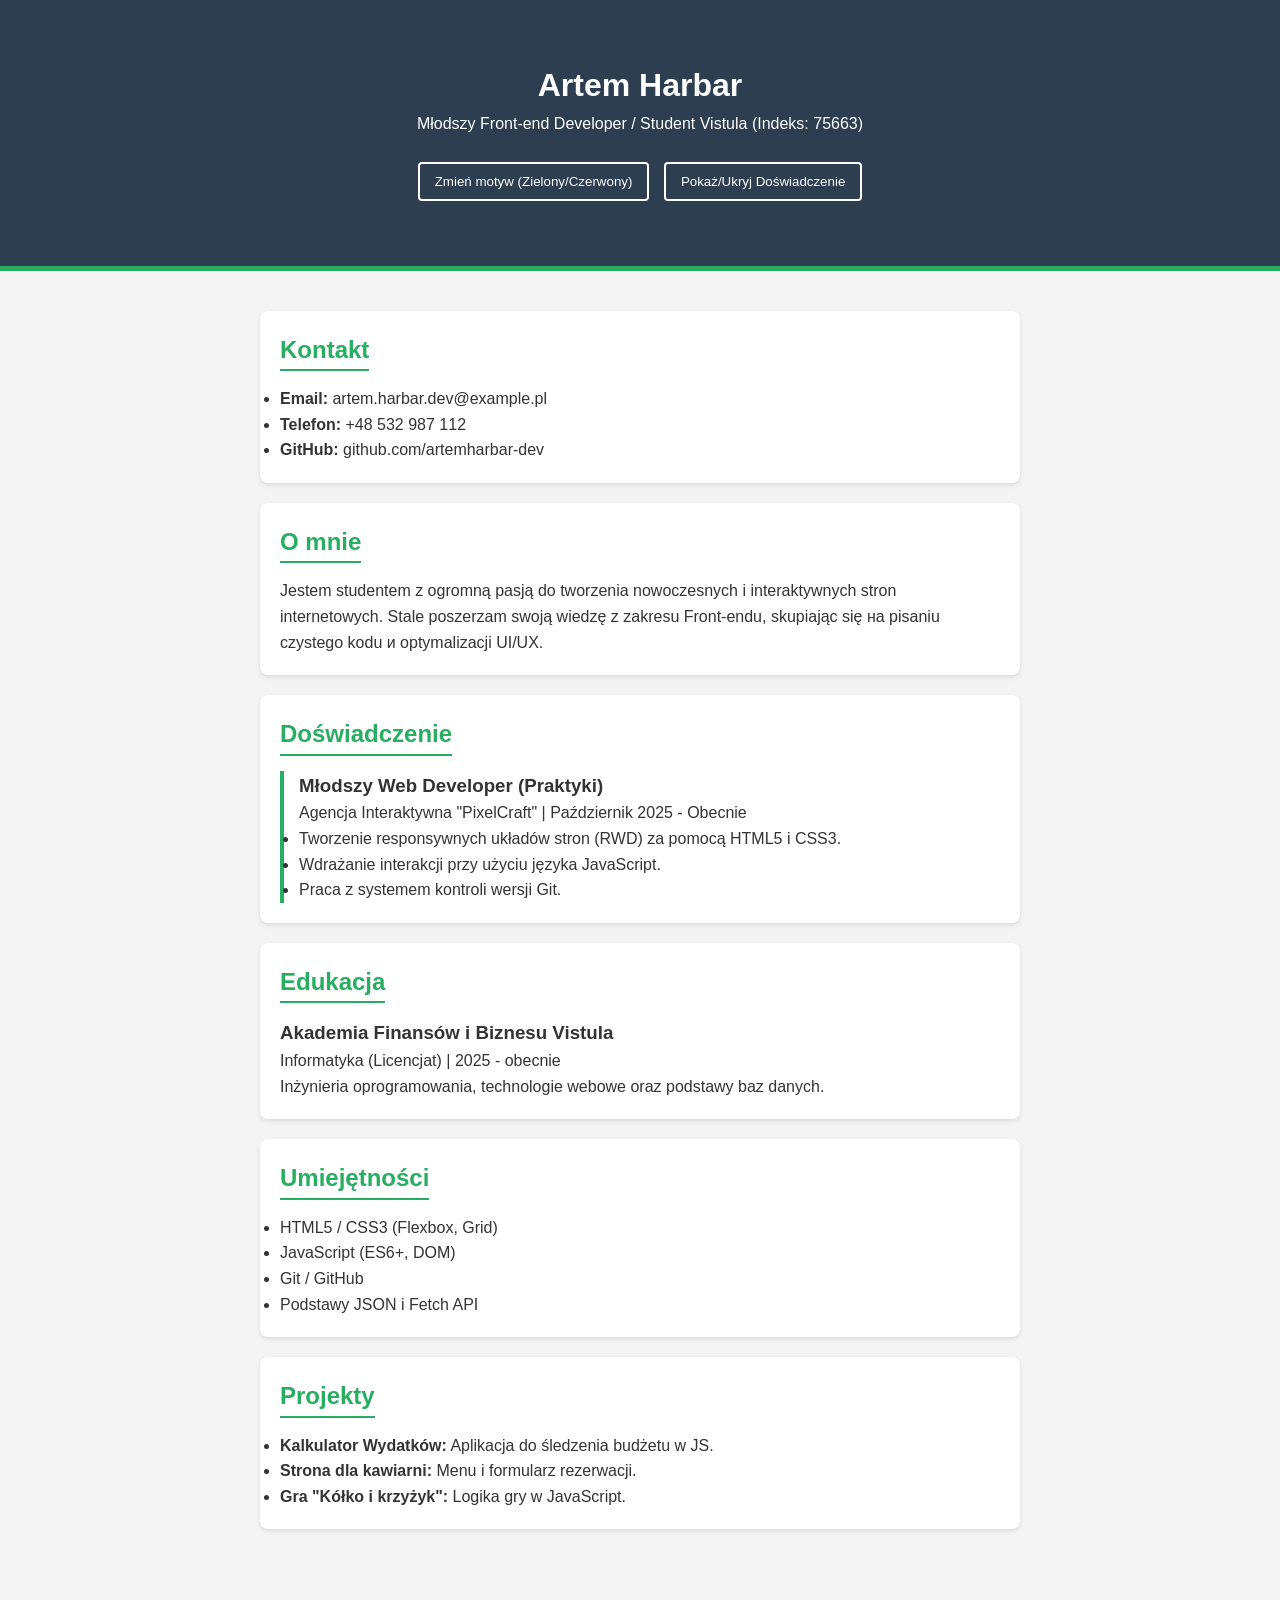
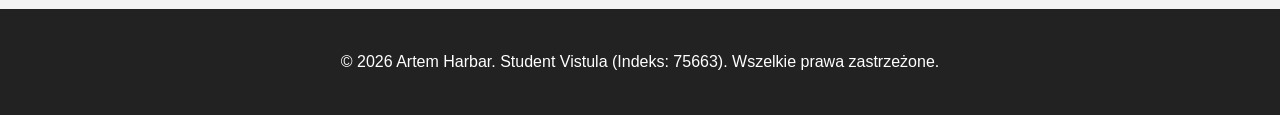
<file: index.html>
<!DOCTYPE html>
<html lang="pl">
<head>
    <meta charset="UTF-8">
    <meta name="viewport" content="width=device-width, initial-scale=1.0">
    <title>Moje CV - Artem Harbar (75663)</title>
    <link rel="stylesheet" href="style.css">
</head>
<body class="theme-green">

    <header>
        <div class="container">
            <h1>Artem Harbar</h1>
            <p class="subtitle">Młodszy Front-end Developer / Student Vistula (Indeks: 75663)</p>
            
            <div class="controls">
                <button id="theme-toggle">Zmień motyw (Zielony/Czerwony)</button>
                <button id="experience-toggle">Pokaż/Ukryj Doświadczenie</button>
            </div>
        </div>
    </header>

    <main class="container">
        <section id="contact">
            <h2>Kontakt</h2>
            <ul>
                <li><strong>Email:</strong> artem.harbar.dev@example.pl</li>
                <li><strong>Telefon:</strong> +48 532 987 112</li>
                <li><strong>GitHub:</strong> github.com/artemharbar-dev</li>
            </ul>
        </section>

        <section id="about">
            <h2>O mnie</h2>
            <p>Jestem studentem z ogromną pasją do tworzenia nowoczesnych i interaktywnych stron internetowych. Stale poszerzam swoją wiedzę z zakresu Front-endu, skupiając się на pisaniu czystego kodu и optymalizacji UI/UX.</p>
        </section>

        <section id="experience">
            <h2>Doświadczenie</h2>
            <div class="job">
                <h3>Młodszy Web Developer (Praktyki)</h3>
                <p class="meta">Agencja Interaktywna "PixelCraft" | Październik 2025 - Obecnie</p>
                <ul>
                    <li>Tworzenie responsywnych układów stron (RWD) za pomocą HTML5 i CSS3.</li>
                    <li>Wdrażanie interakcji przy użyciu języka JavaScript.</li>
                    <li>Praca z systemem kontroli wersji Git.</li>
                </ul>
            </div>
        </section>

        <section id="education">
            <h2>Edukacja</h2>
            <div class="school">
                <h3>Akademia Finansów i Biznesu Vistula</h3>
                <p class="meta">Informatyka (Licencjat) | 2025 - obecnie</p>
                <p>Inżynieria oprogramowania, technologie webowe oraz podstawy baz danych.</p>
            </div>
        </section>

        <section id="skills">
            <h2>Umiejętności</h2>
            <ul>
                <li>HTML5 / CSS3 (Flexbox, Grid)</li>
                <li>JavaScript (ES6+, DOM)</li>
                <li>Git / GitHub</li>
                <li>Podstawy JSON i Fetch API</li>
            </ul>
        </section>
        
        <section id="projects">
            <h2>Projekty</h2>
            <ul>
                <li><strong>Kalkulator Wydatków:</strong> Aplikacja do śledzenia budżetu w JS.</li>
                <li><strong>Strona dla kawiarni:</strong> Menu i formularz rezerwacji.</li>
                <li><strong>Gra "Kółko i krzyżyk":</strong> Logika gry w JavaScript.</li>
            </ul>
        </section>
    </main>

    <footer>
        <div class="container">
            <p>&copy; 2026 Artem Harbar. Student Vistula (Indeks: 75663). Wszelkie prawa zastrzeżone.</p>
        </div>
    </footer>

    <script src="script.js"></script>
</body>
</html>
</file>
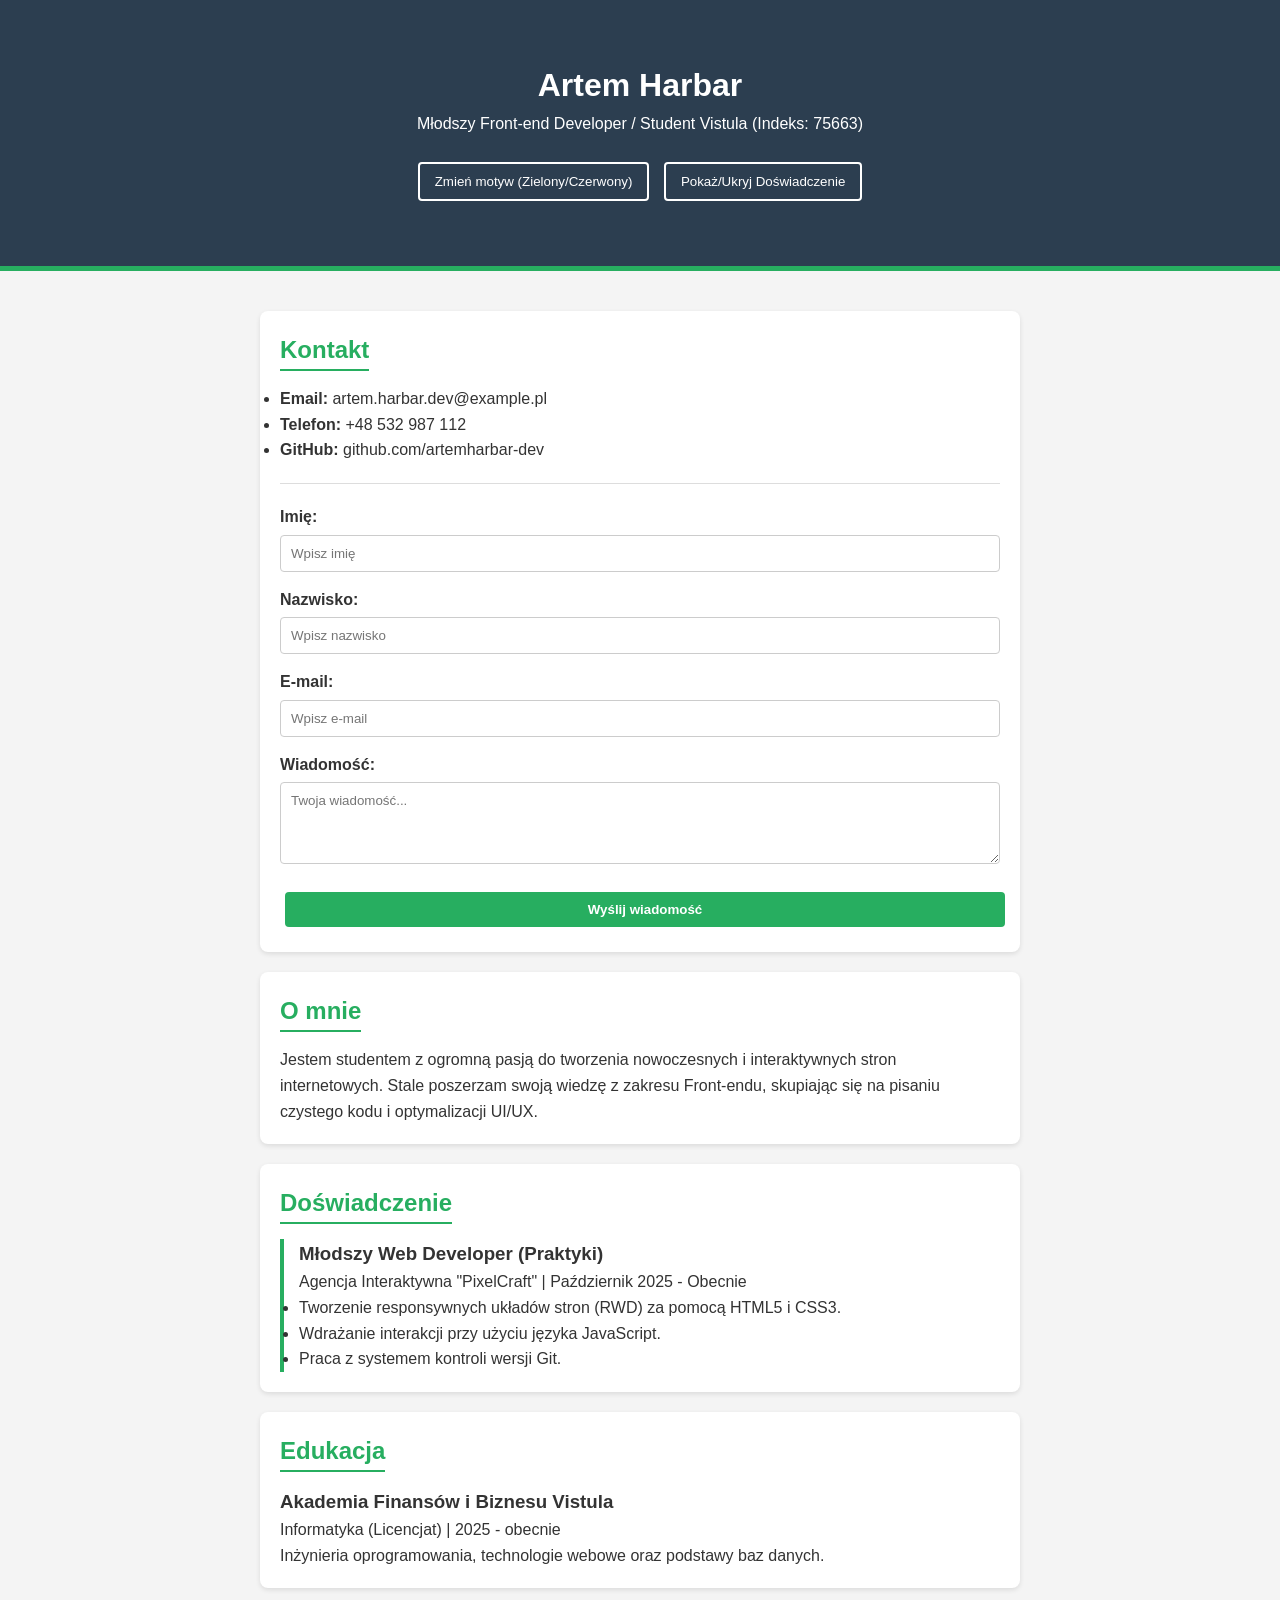
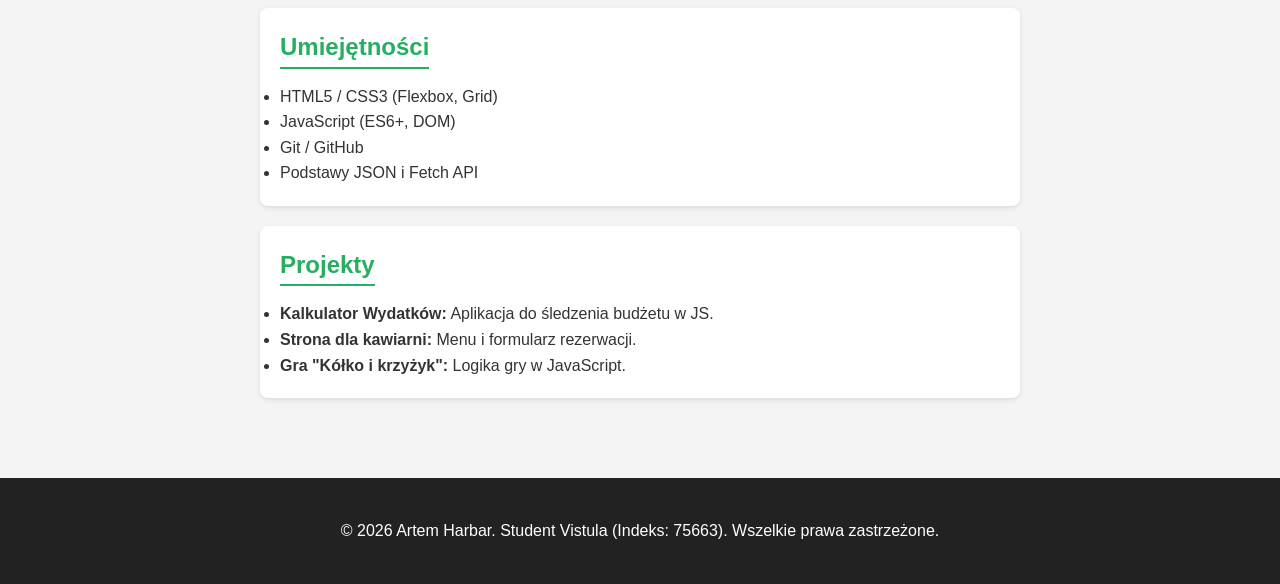
<file: zad5/index.html>
<!DOCTYPE html>
<html lang="pl">
<head>
    <meta charset="UTF-8">
    <meta name="viewport" content="width=device-width, initial-scale=1.0">
    <title>Moje CV - Artem Harbar (75663)</title>
    <link rel="stylesheet" href="style.css">
</head>
<body class="theme-green">

    <header>
        <div class="container">
            <h1>Artem Harbar</h1>
            <p class="subtitle">Młodszy Front-end Developer / Student Vistula (Indeks: 75663)</p>
            <div class="controls">
                <button id="theme-toggle">Zmień motyw (Zielony/Czerwony)</button>
                <button id="experience-toggle">Pokaż/Ukryj Doświadczenie</button>
            </div>
        </div>
    </header>

    <main class="container">
        <section id="contact">
            <h2>Kontakt</h2>
            <ul>
                <li><strong>Email:</strong> artem.harbar.dev@example.pl</li>
                <li><strong>Telefon:</strong> +48 532 987 112</li>
                <li><strong>GitHub:</strong> github.com/artemharbar-dev</li>
            </ul>
            
            <form id="contact-form" novalidate>
                <div class="form-group">
                    <label for="firstName">Imię:</label>
                    <input type="text" id="firstName" name="firstName" placeholder="Wpisz imię">
                    <span class="error-msg" id="error-firstName"></span>
                </div>
                
                <div class="form-group">
                    <label for="lastName">Nazwisko:</label>
                    <input type="text" id="lastName" name="lastName" placeholder="Wpisz nazwisko">
                    <span class="error-msg" id="error-lastName"></span>
                </div>
                
                <div class="form-group">
                    <label for="email">E-mail:</label>
                    <input type="email" id="email" name="email" placeholder="Wpisz e-mail">
                    <span class="error-msg" id="error-email"></span>
                </div>
                
                <div class="form-group">
                    <label for="message">Wiadomość:</label>
                    <textarea id="message" name="message" rows="4" placeholder="Twoja wiadomość..."></textarea>
                    <span class="error-msg" id="error-message"></span>
                </div>
                
                <button type="submit" id="submit-btn">Wyślij wiadomość</button>
                <div id="form-success" class="success-msg" style="display: none;">Wiadomość została wysłana poprawnie!</div>
            </form>
        </section>

        <section id="about">
            <h2>O mnie</h2>
            <p>Jestem studentem z ogromną pasją do tworzenia nowoczesnych i interaktywnych stron internetowych. Stale poszerzam swoją wiedzę z zakresu Front-endu, skupiając się na pisaniu czystego kodu i optymalizacji UI/UX.</p>
        </section>

        <section id="experience">
            <h2>Doświadczenie</h2>
            <div class="job">
                <h3>Młodszy Web Developer (Praktyki)</h3>
                <p class="meta">Agencja Interaktywna "PixelCraft" | Październik 2025 - Obecnie</p>
                <ul>
                    <li>Tworzenie responsywnych układów stron (RWD) za pomocą HTML5 i CSS3.</li>
                    <li>Wdrażanie interakcji przy użyciu języka JavaScript.</li>
                    <li>Praca z systemem kontroli wersji Git.</li>
                </ul>
            </div>
        </section>

        <section id="education">
            <h2>Edukacja</h2>
            <div class="school">
                <h3>Akademia Finansów i Biznesu Vistula</h3>
                <p class="meta">Informatyka (Licencjat) | 2025 - obecnie</p>
                <p>Inżynieria oprogramowania, technologie webowe oraz podstawy baz danych.</p>
            </div>
        </section>

        <section id="skills">
            <h2>Umiejętności</h2>
            <ul>
                <li>HTML5 / CSS3 (Flexbox, Grid)</li>
                <li>JavaScript (ES6+, DOM)</li>
                <li>Git / GitHub</li>
                <li>Podstawy JSON i Fetch API</li>
            </ul>
        </section>
        
        <section id="projects">
            <h2>Projekty</h2>
            <ul>
                <li><strong>Kalkulator Wydatków:</strong> Aplikacja do śledzenia budżetu w JS.</li>
                <li><strong>Strona dla kawiarni:</strong> Menu i formularz rezerwacji.</li>
                <li><strong>Gra "Kółko i krzyżyk":</strong> Logika gry w JavaScript.</li>
            </ul>
        </section>
    </main>

    <footer>
        <div class="container">
            <p>&copy; 2026 Artem Harbar. Student Vistula (Indeks: 75663). Wszelkie prawa zastrzeżone.</p>
        </div>
    </footer>

    <script src="script.js"></script>
</body>
</html>
</file>
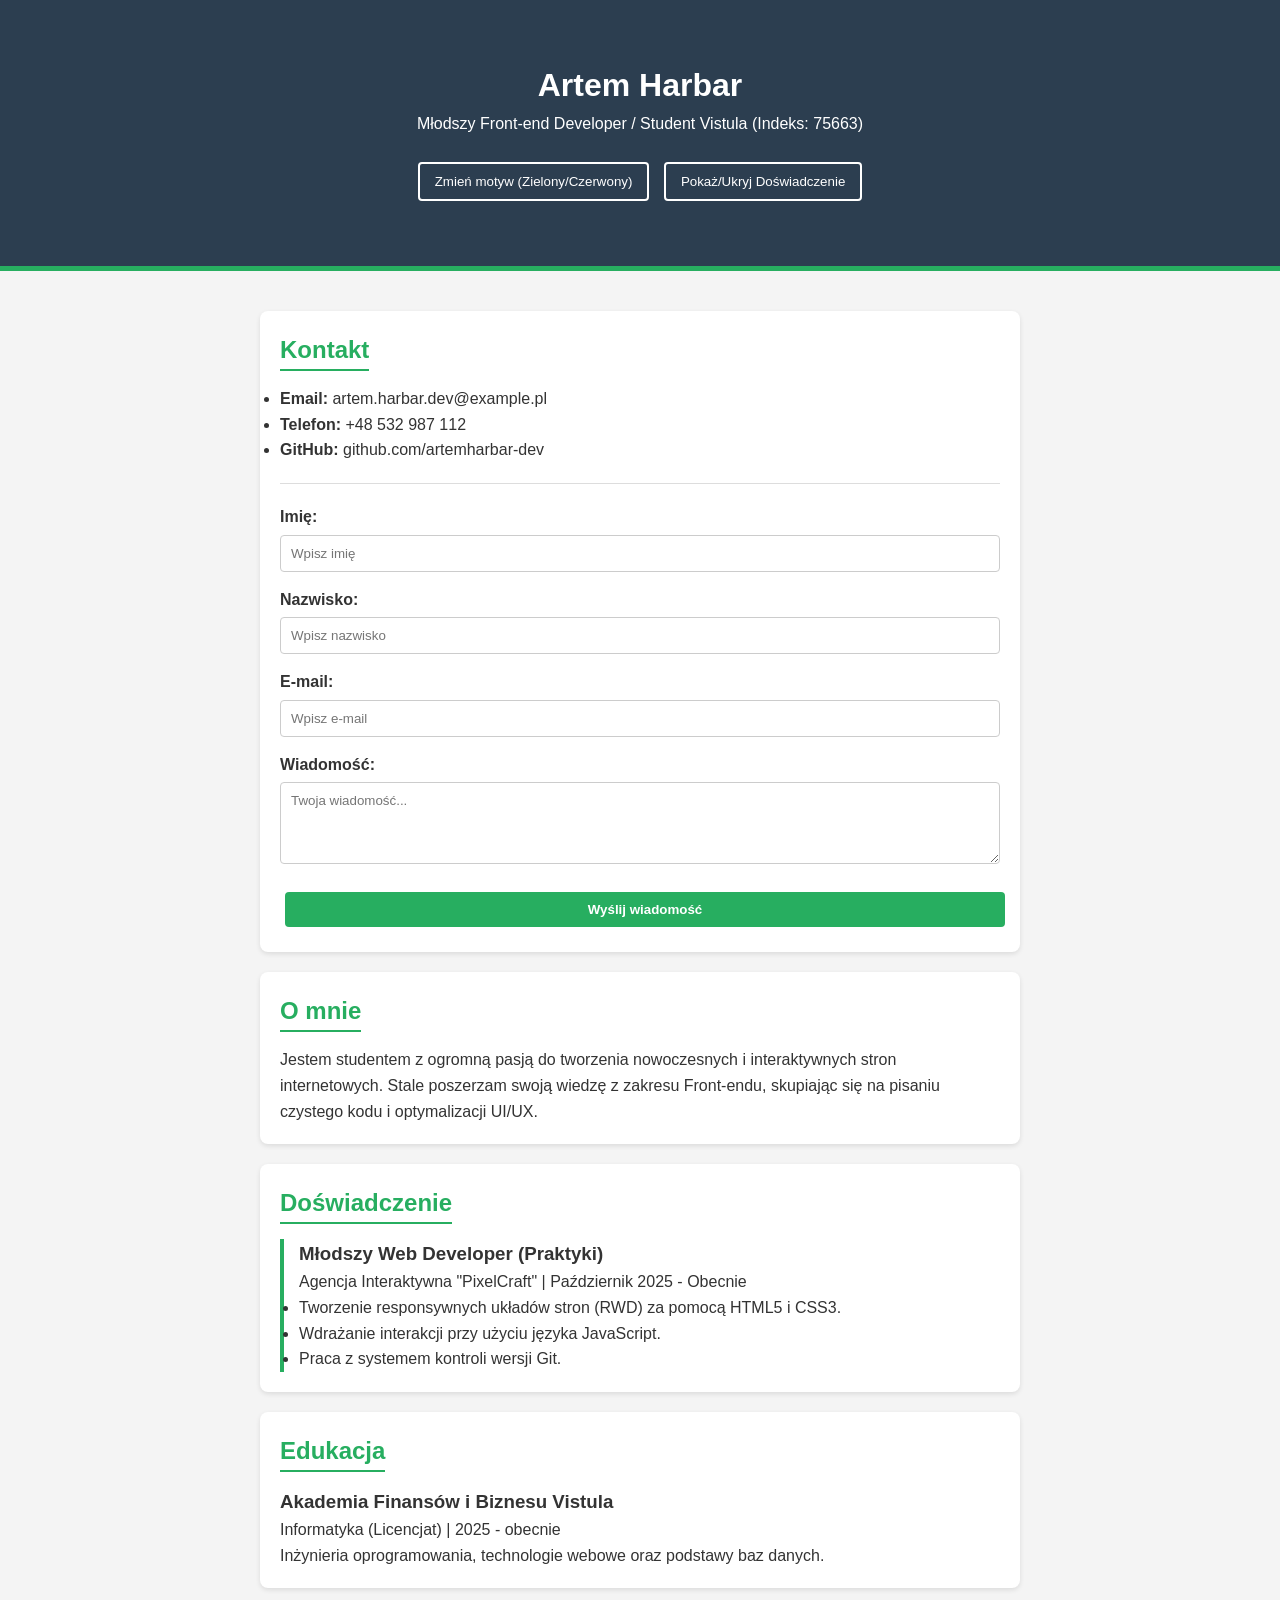
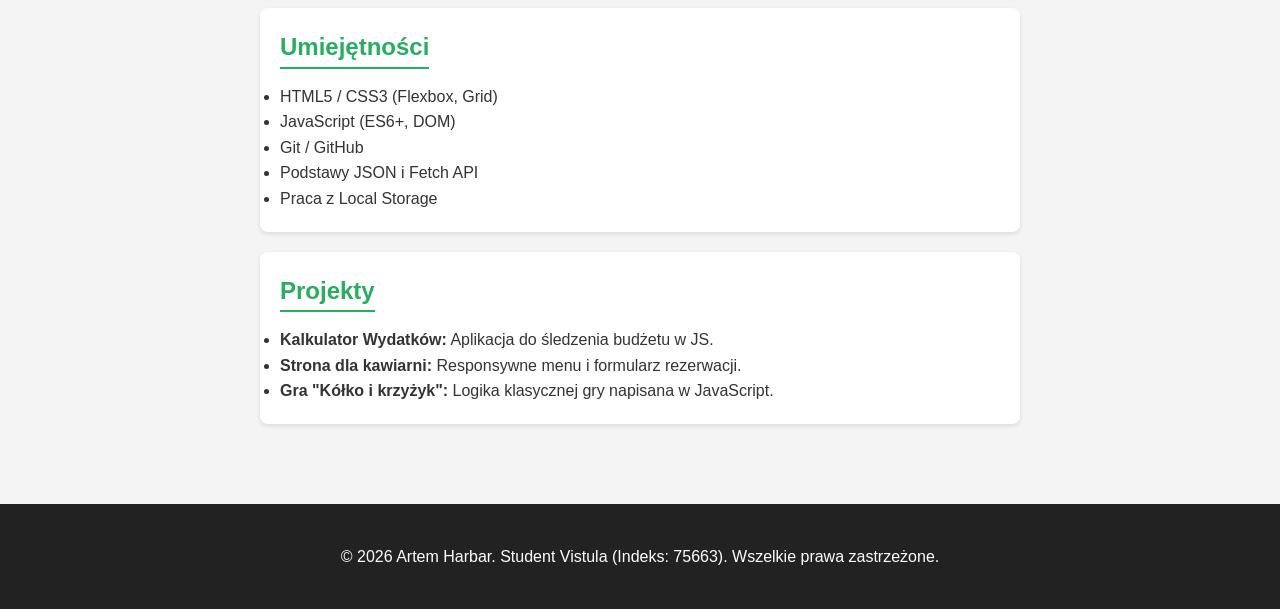
<file: zad6/index.html>
<!DOCTYPE html>
<html lang="pl">
<head>
    <meta charset="UTF-8">
    <meta name="viewport" content="width=device-width, initial-scale=1.0">
    <title>Moje CV - Artem Harbar (75663)</title>
    <link rel="stylesheet" href="style.css">
</head>
<body class="theme-green">

    <header>
        <div class="container">
            <h1>Artem Harbar</h1>
            <p class="subtitle">Młodszy Front-end Developer / Student Vistula (Indeks: 75663)</p>
            <div class="controls">
                <button id="theme-toggle">Zmień motyw (Zielony/Czerwony)</button>
                <button id="experience-toggle">Pokaż/Ukryj Doświadczenie</button>
            </div>
        </div>
    </header>

    <main class="container">
        <section id="contact">
            <h2>Kontakt</h2>
            <ul>
                <li><strong>Email:</strong> artem.harbar.dev@example.pl</li>
                <li><strong>Telefon:</strong> +48 532 987 112</li>
                <li><strong>GitHub:</strong> github.com/artemharbar-dev</li>
            </ul>
            <form id="contact-form" novalidate>
                <div class="form-group">
                    <label for="firstName">Imię:</label>
                    <input type="text" id="firstName" name="firstName" placeholder="Wpisz imię">
                    <span class="error-msg" id="error-firstName"></span>
                </div>
                <div class="form-group">
                    <label for="lastName">Nazwisko:</label>
                    <input type="text" id="lastName" name="lastName" placeholder="Wpisz nazwisko">
                    <span class="error-msg" id="error-lastName"></span>
                </div>
                <div class="form-group">
                    <label for="email">E-mail:</label>
                    <input type="email" id="email" name="email" placeholder="Wpisz e-mail">
                    <span class="error-msg" id="error-email"></span>
                </div>
                <div class="form-group">
                    <label for="message">Wiadomość:</label>
                    <textarea id="message" name="message" rows="4" placeholder="Twoja wiadomość..."></textarea>
                    <span class="error-msg" id="error-message"></span>
                </div>
                <button type="submit" id="submit-btn">Wyślij wiadomość</button>
                <div id="form-success" class="success-msg" style="display: none;">Wiadomość została wysłana poprawnie!</div>
            </form>
        </section>

        <section id="about">
            <h2>O mnie</h2>
            <p>Jestem studentem z ogromną pasją do tworzenia nowoczesnych i interaktywnych stron internetowych. Stale poszerzam swoją wiedzę z zakresu Front-endu, skupiając się na pisaniu czystego kodu i optymalizacji UI/UX.</p>
        </section>

        <section id="experience">
            <h2>Doświadczenie</h2>
            <div class="job">
                <h3>Młodszy Web Developer (Praktyki)</h3>
                <p class="meta">Agencja Interaktywna "PixelCraft" | Październik 2025 - Obecnie</p>
                <ul>
                    <li>Tworzenie responsywnych układów stron (RWD) za pomocą HTML5 i CSS3.</li>
                    <li>Wdrażanie interakcji przy użyciu języka JavaScript.</li>
                    <li>Praca z systemem kontroli wersji Git.</li>
                </ul>
            </div>
        </section>

        <section id="education">
            <h2>Edukacja</h2>
            <div class="school">
                <h3>Akademia Finansów i Biznesu Vistula</h3>
                <p class="meta">Informatyka (Licencjat) | 2025 - obecnie</p>
                <p>Inżynieria oprogramowania, technologie webowe oraz podstawy baz danych.</p>
            </div>
        </section>

        <section id="skills">
            <h2>Umiejętności</h2>
            <ul id="skills-list">
                <li>Ładowanie danych...</li>
            </ul>
        </section>
        
        <section id="projects">
            <h2>Projekty</h2>
            <ul id="projects-list">
                <li>Ładowanie danych...</li>
            </ul>
        </section>
    </main>

    <footer>
        <div class="container">
            <p>&copy; 2026 Artem Harbar. Student Vistula (Indeks: 75663). Wszelkie prawa zastrzeżone.</p>
        </div>
    </footer>

    <script src="script.js"></script>
</body>
</html>
</file>
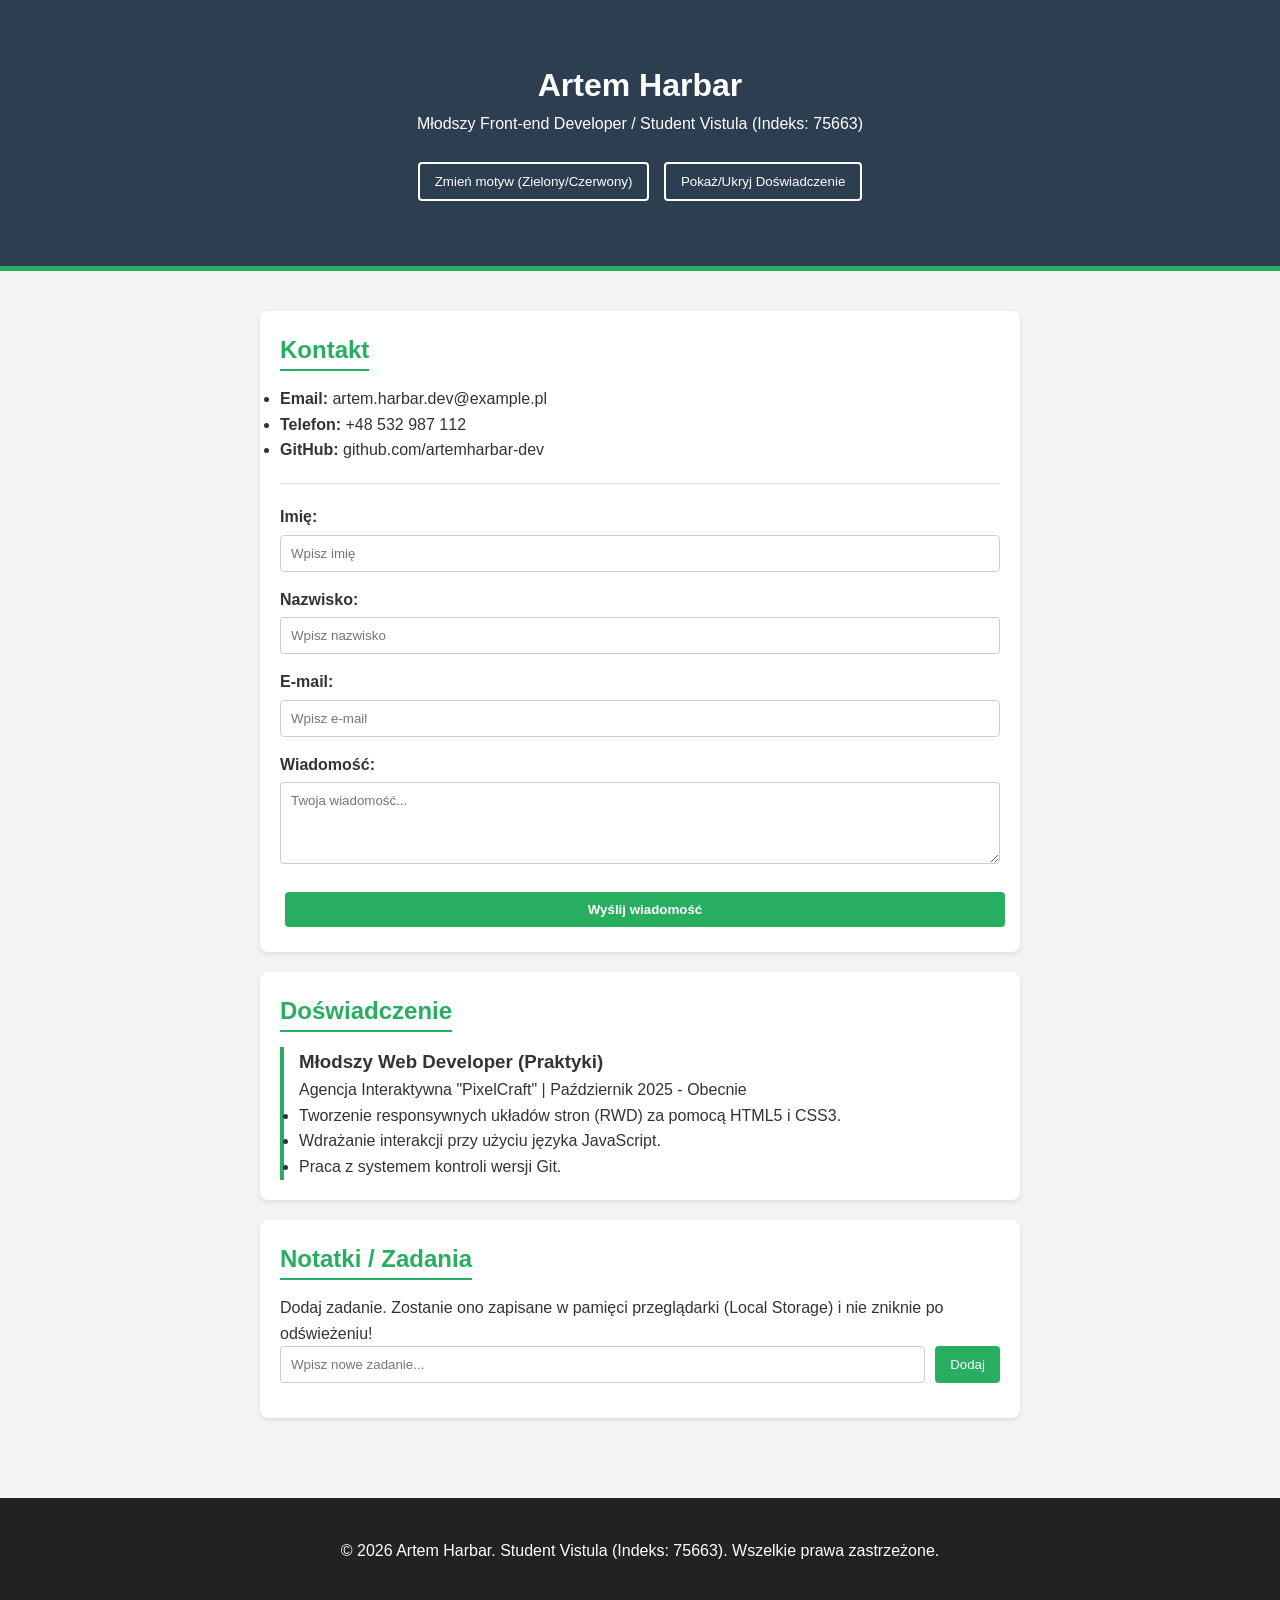
<file: zad7/index.html>
<!DOCTYPE html>
<html lang="pl">
<head>
    <meta charset="UTF-8">
    <meta name="viewport" content="width=device-width, initial-scale=1.0">
    <title>Moje CV - Artem Harbar (75663)</title>
    <link rel="stylesheet" href="style.css">
</head>
<body class="theme-green">

    <header>
        <div class="container">
            <h1>Artem Harbar</h1>
            <p class="subtitle">Młodszy Front-end Developer / Student Vistula (Indeks: 75663)</p>
            <div class="controls">
                <button id="theme-toggle">Zmień motyw (Zielony/Czerwony)</button>
                <button id="experience-toggle">Pokaż/Ukryj Doświadczenie</button>
            </div>
        </div>
    </header>

    <main class="container">
        <section id="contact">
            <h2>Kontakt</h2>
            <ul>
                <li><strong>Email:</strong> artem.harbar.dev@example.pl</li>
                <li><strong>Telefon:</strong> +48 532 987 112</li>
                <li><strong>GitHub:</strong> github.com/artemharbar-dev</li>
            </ul>
            <form id="contact-form" novalidate>
                <div class="form-group">
                    <label for="firstName">Imię:</label>
                    <input type="text" id="firstName" name="firstName" placeholder="Wpisz imię">
                    <span class="error-msg" id="error-firstName"></span>
                </div>
                <div class="form-group">
                    <label for="lastName">Nazwisko:</label>
                    <input type="text" id="lastName" name="lastName" placeholder="Wpisz nazwisko">
                    <span class="error-msg" id="error-lastName"></span>
                </div>
                <div class="form-group">
                    <label for="email">E-mail:</label>
                    <input type="email" id="email" name="email" placeholder="Wpisz e-mail">
                    <span class="error-msg" id="error-email"></span>
                </div>
                <div class="form-group">
                    <label for="message">Wiadomość:</label>
                    <textarea id="message" name="message" rows="4" placeholder="Twoja wiadomość..."></textarea>
                    <span class="error-msg" id="error-message"></span>
                </div>
                <button type="submit" id="submit-btn">Wyślij wiadomość</button>
                <div id="form-success" class="success-msg" style="display: none;">Wiadomość została wysłana poprawnie!</div>
            </form>
        </section>

        <section id="experience">
            <h2>Doświadczenie</h2>
            <div class="job">
                <h3>Młodszy Web Developer (Praktyki)</h3>
                <p class="meta">Agencja Interaktywna "PixelCraft" | Październik 2025 - Obecnie</p>
                <ul>
                    <li>Tworzenie responsywnych układów stron (RWD) za pomocą HTML5 i CSS3.</li>
                    <li>Wdrażanie interakcji przy użyciu języka JavaScript.</li>
                    <li>Praca z systemem kontroli wersji Git.</li>
                </ul>
            </div>
        </section>

        <section id="todo-app">
            <h2>Notatki / Zadania</h2>
            <p>Dodaj zadanie. Zostanie ono zapisane w pamięci przeglądarki (Local Storage) i nie zniknie po odświeżeniu!</p>
            <div class="todo-controls">
                <input type="text" id="todo-input" placeholder="Wpisz nowe zadanie...">
                <button id="add-todo-btn">Dodaj</button>
            </div>
            <ul id="todo-list"></ul>
        </section>

    </main>

    <footer>
        <div class="container">
            <p>&copy; 2026 Artem Harbar. Student Vistula (Indeks: 75663). Wszelkie prawa zastrzeżone.</p>
        </div>
    </footer>

    <script src="script.js"></script>
</body>
</html>
</file>
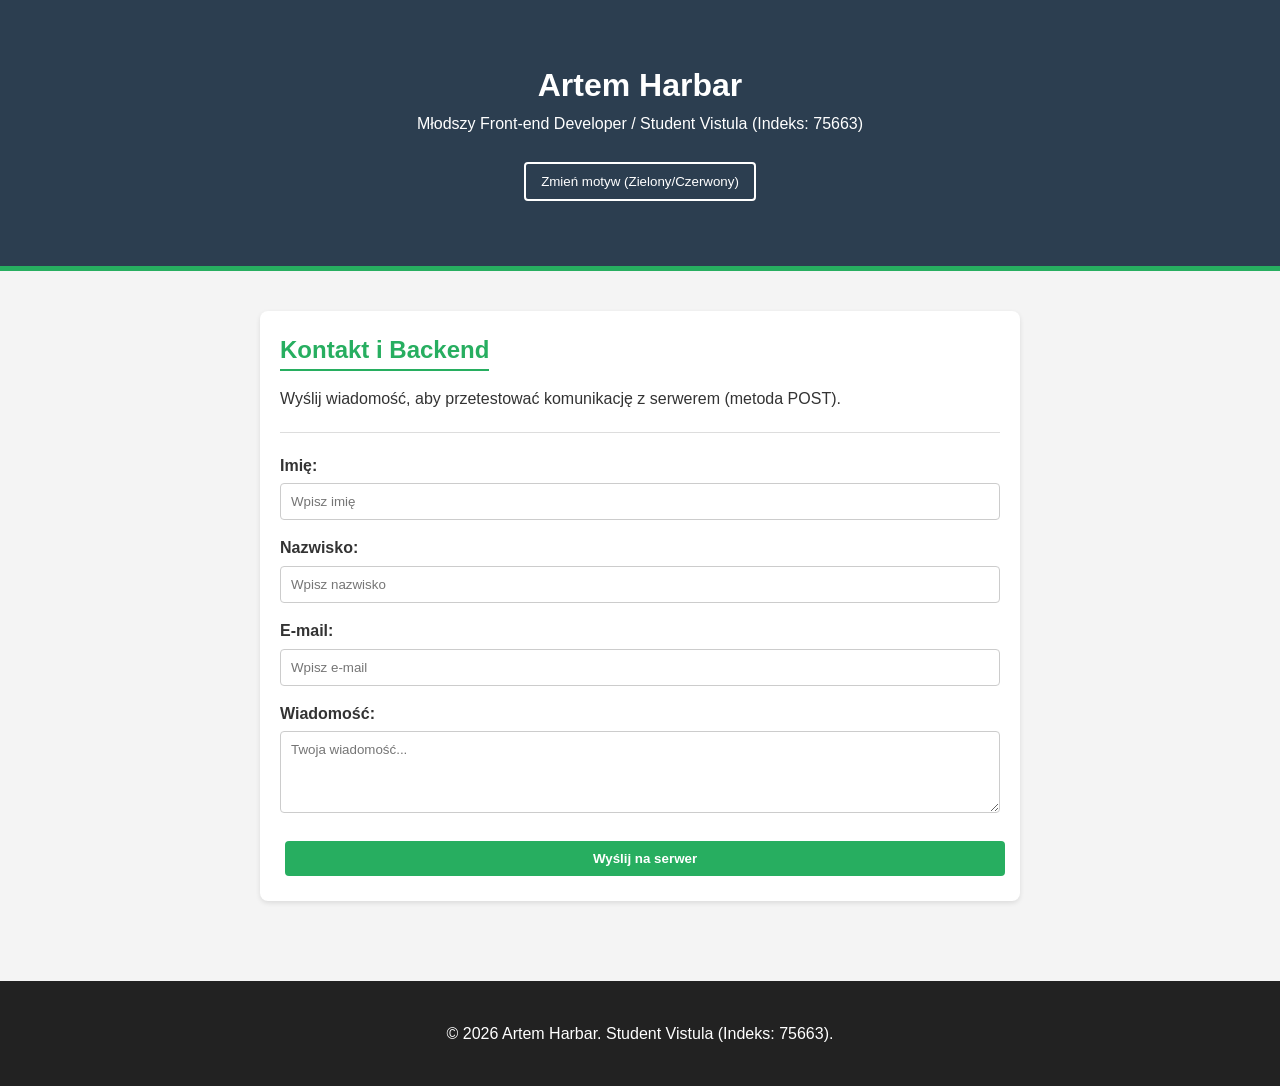
<file: zad8/index.html>
<!DOCTYPE html>
<html lang="pl">
<head>
    <meta charset="UTF-8">
    <meta name="viewport" content="width=device-width, initial-scale=1.0">
    <title>Moje CV - Artem Harbar (75663) - Backend</title>
    <link rel="stylesheet" href="style.css">
</head>
<body class="theme-green">

    <header>
        <div class="container">
            <h1>Artem Harbar</h1>
            <p class="subtitle">Młodszy Front-end Developer / Student Vistula (Indeks: 75663)</p>
            <div class="controls">
                <button id="theme-toggle">Zmień motyw (Zielony/Czerwony)</button>
            </div>
        </div>
    </header>

    <main class="container">
        <section id="contact">
            <h2>Kontakt i Backend</h2>
            <p>Wyślij wiadomość, aby przetestować komunikację z serwerem (metoda POST).</p>
            
            <form id="contact-form" novalidate>
                <div class="form-group">
                    <label for="firstName">Imię:</label>
                    <input type="text" id="firstName" name="firstName" placeholder="Wpisz imię">
                    <span class="error-msg" id="error-firstName"></span>
                </div>
                <div class="form-group">
                    <label for="lastName">Nazwisko:</label>
                    <input type="text" id="lastName" name="lastName" placeholder="Wpisz nazwisko">
                    <span class="error-msg" id="error-lastName"></span>
                </div>
                <div class="form-group">
                    <label for="email">E-mail:</label>
                    <input type="email" id="email" name="email" placeholder="Wpisz e-mail">
                    <span class="error-msg" id="error-email"></span>
                </div>
                <div class="form-group">
                    <label for="message">Wiadomość:</label>
                    <textarea id="message" name="message" rows="4" placeholder="Twoja wiadomość..."></textarea>
                    <span class="error-msg" id="error-message"></span>
                </div>
                
                <button type="submit" id="submit-btn">Wyślij na serwer</button>
                
                <div id="form-loading" style="display: none; margin-top: 10px;">Wysyłanie danych...</div>
                <div id="form-success" class="success-msg" style="display: none;">Sukces! Dane zostały zapisane na serwerze.</div>
                <div id="form-error" class="error-msg" style="display: none; color: red;">Błąd podczas wysyłania danych.</div>
            </form>
        </section>
    </main>

    <footer>
        <div class="container">
            <p>&copy; 2026 Artem Harbar. Student Vistula (Indeks: 75663).</p>
        </div>
    </footer>

    <script src="script.js"></script>
</body>
</html>
</file>
<file: style.css>
/* Indeks: 75663 */
:root {
    --bg-color: #f4f4f4;
    --text-color: #333;
    --section-bg: #fff;
    --accent-green: #27ae60;
    --header-green: #2c3e50;
    --accent-red: #e74c3c;
    --header-red: #96281b;
}

body.theme-green {
    --accent: var(--accent-green);
    --header-bg: var(--header-green);
}

body.theme-red {
    --accent: var(--accent-red);
    --header-bg: var(--header-red);
}

* { box-sizing: border-box; margin: 0; padding: 0; }

body {
    font-family: 'Segoe UI', sans-serif;
    background-color: var(--bg-color);
    color: var(--text-color);
    line-height: 1.6;
}

.container { width: 90%; max-width: 800px; margin: 0 auto; padding: 20px; }

header {
    background-color: var(--header-bg);
    color: white;
    padding: 40px 0;
    text-align: center;
    border-bottom: 5px solid var(--accent);
    transition: 0.3s;
}

.controls { margin-top: 20px; }

button {
    background: transparent;
    border: 2px solid white;
    color: white;
    padding: 10px 15px;
    cursor: pointer;
    border-radius: 4px;
    margin: 5px;
    transition: 0.3s;
}

button:hover { background: white; color: var(--header-bg); }

section {
    background: var(--section-bg);
    margin: 20px 0;
    padding: 20px;
    border-radius: 8px;
    box-shadow: 0 2px 5px rgba(0,0,0,0.1);
}

h2 {
    color: var(--accent);
    border-bottom: 2px solid var(--accent);
    margin-bottom: 15px;
    display: inline-block;
}

.job { border-left: 4px solid var(--accent); padding-left: 15px; }

footer { background: #222; color: white; text-align: center; padding: 20px 0; margin-top: 40px; }
</file>
<file: zad5/style.css>
/* Indeks: 75663 */
:root {
    --bg-color: #f4f4f4;
    --text-color: #333;
    --section-bg: #fff;
    --accent-green: #27ae60;
    --header-green: #2c3e50;
    --accent-red: #e74c3c;
    --header-red: #96281b;
}

body.theme-green {
    --accent: var(--accent-green);
    --header-bg: var(--header-green);
}

body.theme-red {
    --accent: var(--accent-red);
    --header-bg: var(--header-red);
}

* { box-sizing: border-box; margin: 0; padding: 0; }

body {
    font-family: 'Segoe UI', sans-serif;
    background-color: var(--bg-color);
    color: var(--text-color);
    line-height: 1.6;
}

.container { width: 90%; max-width: 800px; margin: 0 auto; padding: 20px; }

header {
    background-color: var(--header-bg);
    color: white;
    padding: 40px 0;
    text-align: center;
    border-bottom: 5px solid var(--accent);
    transition: 0.3s;
}

.controls { margin-top: 20px; }

button {
    background: transparent;
    border: 2px solid white;
    color: white;
    padding: 10px 15px;
    cursor: pointer;
    border-radius: 4px;
    margin: 5px;
    transition: 0.3s;
}

button:hover { background: white; color: var(--header-bg); }

section {
    background: var(--section-bg);
    margin: 20px 0;
    padding: 20px;
    border-radius: 8px;
    box-shadow: 0 2px 5px rgba(0,0,0,0.1);
}

h2 {
    color: var(--accent);
    border-bottom: 2px solid var(--accent);
    margin-bottom: 15px;
    display: inline-block;
}

.job { border-left: 4px solid var(--accent); padding-left: 15px; }

footer { background: #222; color: white; text-align: center; padding: 20px 0; margin-top: 40px; }

/* --- ZADANIE 5: Style formularza --- */
form {
    margin-top: 20px;
    padding-top: 20px;
    border-top: 1px solid #ddd;
}

.form-group { margin-bottom: 15px; }

label {
    display: block;
    margin-bottom: 5px;
    font-weight: bold;
}

input[type="text"], input[type="email"], textarea {
    width: 100%;
    padding: 10px;
    border: 1px solid #ccc;
    border-radius: 4px;
    font-family: inherit;
}

input.input-error, textarea.input-error {
    border-color: red;
    background-color: #fee;
}

.error-msg {
    color: red;
    font-size: 0.85rem;
    display: none;
    margin-top: 5px;
}

.success-msg {
    color: var(--accent-green);
    font-weight: bold;
    margin-top: 15px;
    padding: 10px;
    border: 1px solid var(--accent-green);
    border-radius: 4px;
    background-color: #e8f8f5;
}

#submit-btn {
    background-color: var(--accent);
    border: none;
    width: 100%;
    font-weight: bold;
}
#submit-btn:hover { background-color: var(--header-bg); color: white; }
</file>
<file: zad6/style.css>
/* Indeks: 75663 */
:root {
    --bg-color: #f4f4f4;
    --text-color: #333;
    --section-bg: #fff;
    --accent-green: #27ae60;
    --header-green: #2c3e50;
    --accent-red: #e74c3c;
    --header-red: #96281b;
}

body.theme-green {
    --accent: var(--accent-green);
    --header-bg: var(--header-green);
}

body.theme-red {
    --accent: var(--accent-red);
    --header-bg: var(--header-red);
}

* { box-sizing: border-box; margin: 0; padding: 0; }

body {
    font-family: 'Segoe UI', sans-serif;
    background-color: var(--bg-color);
    color: var(--text-color);
    line-height: 1.6;
}

.container { width: 90%; max-width: 800px; margin: 0 auto; padding: 20px; }

header {
    background-color: var(--header-bg);
    color: white;
    padding: 40px 0;
    text-align: center;
    border-bottom: 5px solid var(--accent);
    transition: 0.3s;
}

.controls { margin-top: 20px; }

button {
    background: transparent;
    border: 2px solid white;
    color: white;
    padding: 10px 15px;
    cursor: pointer;
    border-radius: 4px;
    margin: 5px;
    transition: 0.3s;
}

button:hover { background: white; color: var(--header-bg); }

section {
    background: var(--section-bg);
    margin: 20px 0;
    padding: 20px;
    border-radius: 8px;
    box-shadow: 0 2px 5px rgba(0,0,0,0.1);
}

h2 {
    color: var(--accent);
    border-bottom: 2px solid var(--accent);
    margin-bottom: 15px;
    display: inline-block;
}

.job { border-left: 4px solid var(--accent); padding-left: 15px; }

footer { background: #222; color: white; text-align: center; padding: 20px 0; margin-top: 40px; }

/* --- ZADANIE 5 i 6: Style formularza --- */
form {
    margin-top: 20px;
    padding-top: 20px;
    border-top: 1px solid #ddd;
}

.form-group { margin-bottom: 15px; }

label {
    display: block;
    margin-bottom: 5px;
    font-weight: bold;
}

input[type="text"], input[type="email"], textarea {
    width: 100%;
    padding: 10px;
    border: 1px solid #ccc;
    border-radius: 4px;
    font-family: inherit;
}

input.input-error, textarea.input-error {
    border-color: red;
    background-color: #fee;
}

.error-msg {
    color: red;
    font-size: 0.85rem;
    display: none;
    margin-top: 5px;
}

.success-msg {
    color: var(--accent-green);
    font-weight: bold;
    margin-top: 15px;
    padding: 10px;
    border: 1px solid var(--accent-green);
    border-radius: 4px;
    background-color: #e8f8f5;
}

#submit-btn {
    background-color: var(--accent);
    border: none;
    width: 100%;
    font-weight: bold;
}
#submit-btn:hover { background-color: var(--header-bg); color: white; }
</file>
<file: zad7/style.css>
/* Indeks: 75663 */
:root {
    --bg-color: #f4f4f4;
    --text-color: #333;
    --section-bg: #fff;
    --accent-green: #27ae60;
    --header-green: #2c3e50;
    --accent-red: #e74c3c;
    --header-red: #96281b;
}

body.theme-green {
    --accent: var(--accent-green);
    --header-bg: var(--header-green);
}

body.theme-red {
    --accent: var(--accent-red);
    --header-bg: var(--header-red);
}

* { box-sizing: border-box; margin: 0; padding: 0; }

body {
    font-family: 'Segoe UI', sans-serif;
    background-color: var(--bg-color);
    color: var(--text-color);
    line-height: 1.6;
}

.container { width: 90%; max-width: 800px; margin: 0 auto; padding: 20px; }

header {
    background-color: var(--header-bg);
    color: white;
    padding: 40px 0;
    text-align: center;
    border-bottom: 5px solid var(--accent);
    transition: 0.3s;
}

.controls { margin-top: 20px; }

button {
    background: transparent;
    border: 2px solid white;
    color: white;
    padding: 10px 15px;
    cursor: pointer;
    border-radius: 4px;
    margin: 5px;
    transition: 0.3s;
}

button:hover { background: white; color: var(--header-bg); }

section {
    background: var(--section-bg);
    margin: 20px 0;
    padding: 20px;
    border-radius: 8px;
    box-shadow: 0 2px 5px rgba(0,0,0,0.1);
}

h2 {
    color: var(--accent);
    border-bottom: 2px solid var(--accent);
    margin-bottom: 15px;
    display: inline-block;
}

.job { border-left: 4px solid var(--accent); padding-left: 15px; }

footer { background: #222; color: white; text-align: center; padding: 20px 0; margin-top: 40px; }

/* Style formularza */
form { margin-top: 20px; padding-top: 20px; border-top: 1px solid #ddd; }
.form-group { margin-bottom: 15px; }
label { display: block; margin-bottom: 5px; font-weight: bold; }
input[type="text"], input[type="email"], textarea {
    width: 100%; padding: 10px; border: 1px solid #ccc; border-radius: 4px; font-family: inherit;
}
input.input-error, textarea.input-error { border-color: red; background-color: #fee; }
.error-msg { color: red; font-size: 0.85rem; display: none; margin-top: 5px; }
.success-msg { color: var(--accent-green); font-weight: bold; margin-top: 15px; padding: 10px; border: 1px solid var(--accent-green); border-radius: 4px; background-color: #e8f8f5; }
#submit-btn { background-color: var(--accent); border: none; width: 100%; font-weight: bold; }
#submit-btn:hover { background-color: var(--header-bg); color: white; }

/* --- ZADANIE 7: Style dla Notatnika / To-Do --- */
.todo-controls {
    display: flex;
    gap: 10px;
    margin-bottom: 15px;
}
#todo-input { flex-grow: 1; }
#add-todo-btn {
    background-color: var(--accent);
    border: none;
    margin: 0;
}
#todo-list { list-style: none; padding: 0; }
#todo-list li {
    display: flex;
    justify-content: space-between;
    align-items: center;
    background: #f9f9f9;
    padding: 10px 15px;
    margin-bottom: 8px;
    border: 1px solid #ddd;
    border-radius: 4px;
}
.delete-btn {
    background-color: var(--accent-red);
    padding: 5px 10px;
    font-size: 0.8rem;
    border: none;
    margin: 0;
}
.delete-btn:hover { background-color: #c0392b; }
</file>
<file: zad8/style.css>
/* Indeks: 75663 */
:root {
    --bg-color: #f4f4f4;
    --text-color: #333;
    --section-bg: #fff;
    --accent-green: #27ae60;
    --header-green: #2c3e50;
    --accent-red: #e74c3c;
    --header-red: #96281b;
}

body.theme-green {
    --accent: var(--accent-green);
    --header-bg: var(--header-green);
}

body.theme-red {
    --accent: var(--accent-red);
    --header-bg: var(--header-red);
}

* { box-sizing: border-box; margin: 0; padding: 0; }

body {
    font-family: 'Segoe UI', sans-serif;
    background-color: var(--bg-color);
    color: var(--text-color);
    line-height: 1.6;
}

.container { width: 90%; max-width: 800px; margin: 0 auto; padding: 20px; }

header {
    background-color: var(--header-bg);
    color: white;
    padding: 40px 0;
    text-align: center;
    border-bottom: 5px solid var(--accent);
    transition: 0.3s;
}

.controls { margin-top: 20px; }

button {
    background: transparent;
    border: 2px solid white;
    color: white;
    padding: 10px 15px;
    cursor: pointer;
    border-radius: 4px;
    margin: 5px;
    transition: 0.3s;
}

button:hover { background: white; color: var(--header-bg); }

section {
    background: var(--section-bg);
    margin: 20px 0;
    padding: 20px;
    border-radius: 8px;
    box-shadow: 0 2px 5px rgba(0,0,0,0.1);
}

h2 {
    color: var(--accent);
    border-bottom: 2px solid var(--accent);
    margin-bottom: 15px;
    display: inline-block;
}

.job { border-left: 4px solid var(--accent); padding-left: 15px; }

footer { background: #222; color: white; text-align: center; padding: 20px 0; margin-top: 40px; }

/* Style formularza */
form { margin-top: 20px; padding-top: 20px; border-top: 1px solid #ddd; }
.form-group { margin-bottom: 15px; }
label { display: block; margin-bottom: 5px; font-weight: bold; }
input[type="text"], input[type="email"], textarea {
    width: 100%; padding: 10px; border: 1px solid #ccc; border-radius: 4px; font-family: inherit;
}
input.input-error, textarea.input-error { border-color: red; background-color: #fee; }
.error-msg { color: red; font-size: 0.85rem; display: none; margin-top: 5px; }
.success-msg { color: var(--accent-green); font-weight: bold; margin-top: 15px; padding: 10px; border: 1px solid var(--accent-green); border-radius: 4px; background-color: #e8f8f5; }
#submit-btn { background-color: var(--accent); border: none; width: 100%; font-weight: bold; }
#submit-btn:hover { background-color: var(--header-bg); color: white; }

/* --- ZADANIE 7: Style dla Notatnika / To-Do --- */
.todo-controls {
    display: flex;
    gap: 10px;
    margin-bottom: 15px;
}
#todo-input { flex-grow: 1; }
#add-todo-btn {
    background-color: var(--accent);
    border: none;
    margin: 0;
}
#todo-list { list-style: none; padding: 0; }
#todo-list li {
    display: flex;
    justify-content: space-between;
    align-items: center;
    background: #f9f9f9;
    padding: 10px 15px;
    margin-bottom: 8px;
    border: 1px solid #ddd;
    border-radius: 4px;
}
.delete-btn {
    background-color: var(--accent-red);
    padding: 5px 10px;
    font-size: 0.8rem;
    border: none;
    margin: 0;
}
.delete-btn:hover { background-color: #c0392b; }
</file>
